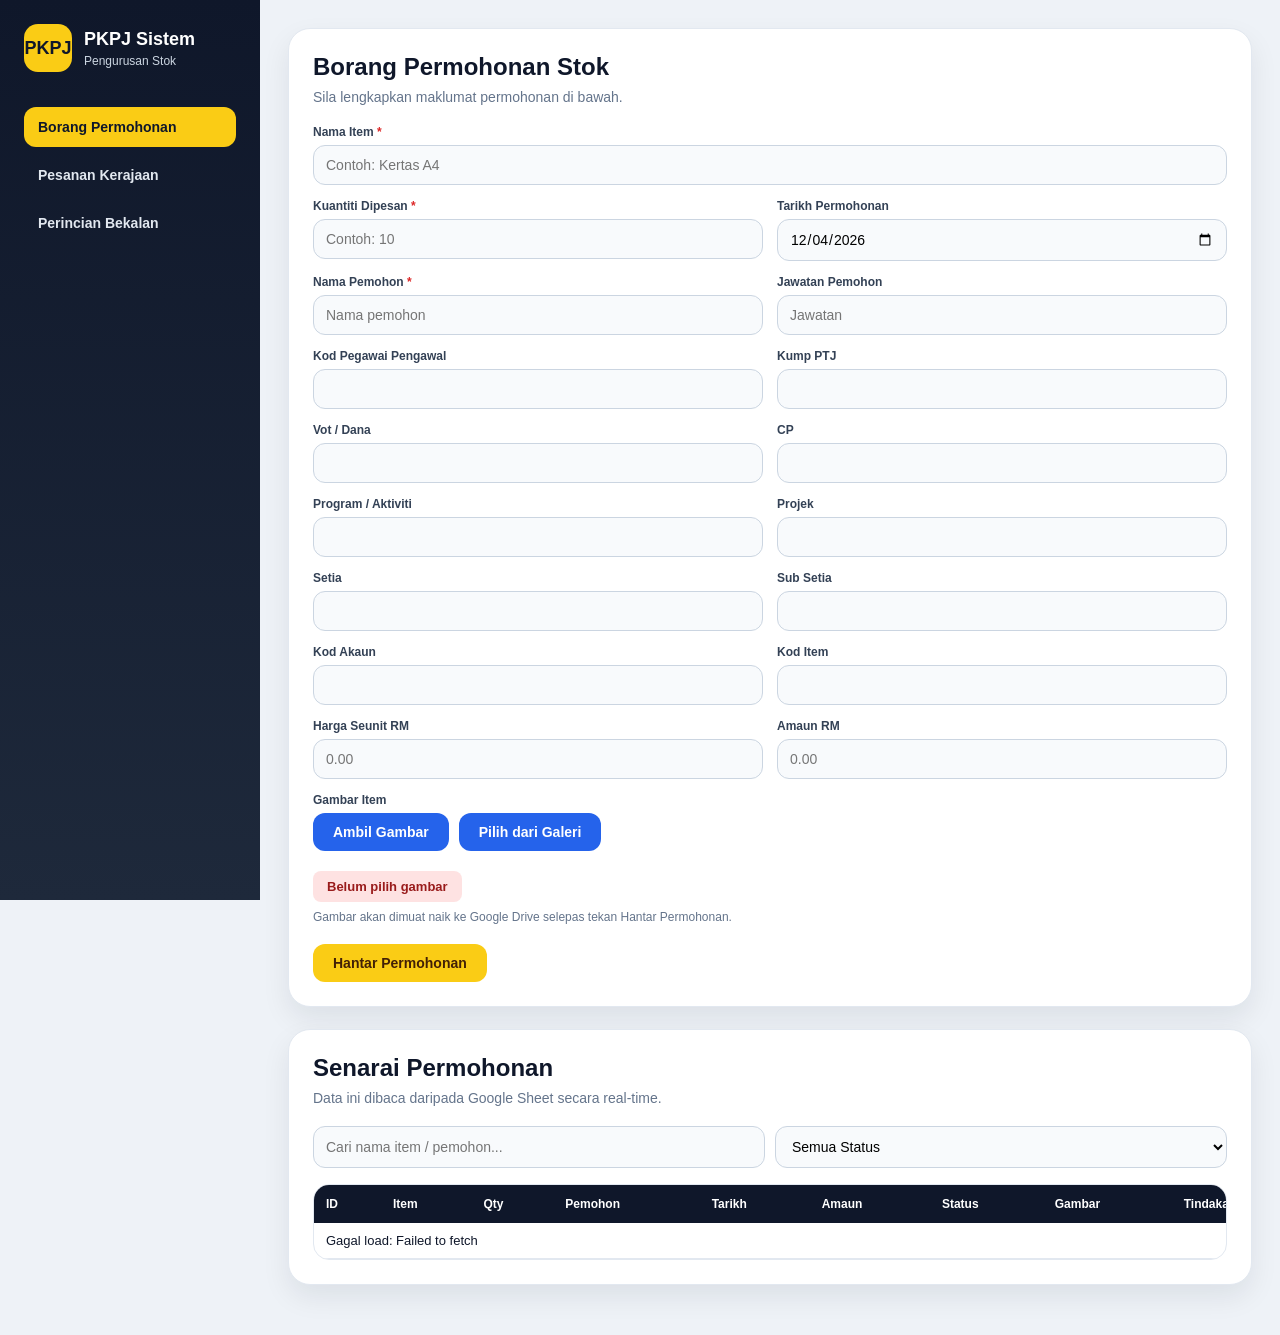
<file: index.html>
<!DOCTYPE html>
<html lang="ms">
<head>
  <meta charset="UTF-8">
  <meta name="viewport" content="width=device-width, initial-scale=1.0">
  <title>Sistem Permohonan Stok PKPJ</title>

  <style>
    * {
      box-sizing: border-box;
    }

    body {
      margin: 0;
      font-family: -apple-system, BlinkMacSystemFont, "Segoe UI", Roboto, sans-serif;
      background: #eef2f7;
      color: #0f172a;
    }

    .app {
      display: flex;
      min-height: 100vh;
    }

    .sidebar {
      width: 260px;
      background: linear-gradient(180deg, #0f172a, #1e293b);
      color: white;
      padding: 24px;
      position: fixed;
      top: 0;
      bottom: 0;
      left: 0;
      overflow-y: auto;
    }

    .brand {
      display: flex;
      gap: 12px;
      align-items: center;
      margin-bottom: 35px;
    }

    .brand-logo {
      width: 48px;
      height: 48px;
      border-radius: 14px;
      background: #facc15;
      color: #0f172a;
      font-weight: bold;
      display: flex;
      align-items: center;
      justify-content: center;
      font-size: 18px;
    }

    .brand h2 {
      margin: 0;
      font-size: 18px;
      color: white;
    }

    .brand p {
      margin: 4px 0 0;
      font-size: 12px;
      color: #cbd5e1;
    }

    .menu a {
      display: block;
      color: #e2e8f0;
      text-decoration: none;
      padding: 12px 14px;
      border-radius: 12px;
      margin-bottom: 8px;
      font-size: 14px;
      font-weight: bold;
      transition: 0.2s;
    }

    .menu a:hover,
    .menu a.active {
      background: #facc15;
      color: #0f172a;
    }

    .main {
      margin-left: 260px;
      padding: 28px;
      width: calc(100% - 260px);
    }

    .card {
      background: white;
      border-radius: 22px;
      padding: 24px;
      margin-bottom: 22px;
      box-shadow: 0 12px 28px rgba(15, 23, 42, 0.08);
      border: 1px solid #e2e8f0;
    }

    .card-header {
      margin-bottom: 20px;
    }

    .card-header h1,
    .card-header h2 {
      margin: 0;
      font-size: 24px;
    }

    .card-header .sub {
      margin: 8px 0 0;
      color: #64748b;
      font-size: 14px;
    }

    .form-grid {
      display: grid;
      grid-template-columns: repeat(2, 1fr);
      gap: 14px;
    }

    .full {
      grid-column: 1 / -1;
    }

    label {
      display: block;
      font-size: 12px;
      font-weight: bold;
      margin-bottom: 6px;
      color: #334155;
    }

    .required {
      color: #dc2626;
    }

    input,
    textarea,
    select {
      width: 100%;
      padding: 11px 12px;
      border: 1px solid #cbd5e1;
      border-radius: 12px;
      font-size: 14px;
      outline: none;
      background: #f8fafc;
      font-family: inherit;
    }

    input:focus,
    textarea:focus,
    select:focus {
      border-color: #facc15;
      box-shadow: 0 0 0 3px rgba(250, 204, 21, 0.25);
      background: white;
    }

    textarea {
      min-height: 80px;
      resize: vertical;
    }

    .form-actions {
      display: flex;
      gap: 10px;
      margin-top: 20px;
      flex-wrap: wrap;
    }

    button {
      border: none;
      cursor: pointer;
      font-weight: bold;
      border-radius: 12px;
      padding: 11px 20px;
      transition: 0.2s;
      font-size: 14px;
    }

    button:hover {
      transform: translateY(-2px);
      box-shadow: 0 8px 16px rgba(0, 0, 0, 0.15);
    }

    .btn-primary {
      background: #facc15;
      color: #422006;
    }

    .btn-camera,
    .btn-gallery {
      background: #2563eb;
      color: white;
    }

    .btn-simpan {
      background: #16a34a;
      color: white;
    }

    .btn-batal {
      background: #e2e8f0;
      color: #0f172a;
    }

    .btn-small {
      padding: 6px 10px;
      font-size: 12px;
      border-radius: 8px;
      margin: 2px;
    }

    .btn-edit {
      background: #2563eb;
      color: white;
    }

    .btn-delete {
      background: #dc2626;
      color: white;
    }

    .gambar-actions {
      display: flex;
      gap: 10px;
      margin-bottom: 12px;
      flex-wrap: wrap;
    }

    .file-input-wrap {
      margin: 12px 0;
    }

    .file-preview {
      max-width: 260px;
      max-height: 260px;
      border-radius: 16px;
      border: 1px solid #cbd5e1;
      margin-top: 12px;
      display: none;
    }

    .upload-status {
      display: inline-block;
      padding: 8px 14px;
      border-radius: 8px;
      font-size: 13px;
      margin-top: 8px;
      border: none;
      cursor: default;
    }

    .upload-status.belum {
      background: #fee2e2;
      color: #991b1b;
    }

    .upload-status.dipilih {
      background: #dcfce7;
      color: #166534;
    }

    .upload-note {
      font-size: 12px;
      color: #64748b;
      margin-top: 8px;
    }

    .table-wrap {
      overflow-x: auto;
      border-radius: 16px;
      border: 1px solid #e2e8f0;
      margin-top: 16px;
    }

    table {
      width: 100%;
      border-collapse: collapse;
      min-width: 1000px;
    }

    thead tr {
      background: #0f172a;
    }

    th {
      color: white;
      font-size: 12px;
      font-weight: bold;
      padding: 12px;
      text-align: left;
    }

    td {
      border-bottom: 1px solid #e2e8f0;
      padding: 10px 12px;
      font-size: 13px;
      vertical-align: middle;
    }

    tbody tr:hover {
      background: #f8fafc;
    }

    .kosong {
      text-align: center;
      color: #94a3b8;
      padding: 24px 12px !important;
    }

    .link-gambar {
      color: #2563eb;
      text-decoration: none;
      font-weight: bold;
    }

    .link-gambar:hover {
      text-decoration: underline;
    }

    .status-badge {
      display: inline-block;
      padding: 4px 8px;
      border-radius: 6px;
      font-size: 11px;
      font-weight: bold;
    }

    .status-badge {
      background: #fef3c7;
      color: #92400e;
    }

    .msg {
      margin-top: 16px;
      padding: 12px 16px;
      border-radius: 8px;
      font-weight: bold;
      display: none;
    }

    .msg:not(:empty) {
      display: block;
      background: #f0fdf4;
      color: #166534;
      border: 1px solid #bbf7d0;
    }

    .table-filter {
      display: flex;
      gap: 10px;
      margin-bottom: 16px;
      flex-wrap: wrap;
    }

    .table-filter input,
    .table-filter select {
      flex: 1;
      min-width: 200px;
    }

    .modal-overlay {
      position: fixed;
      inset: 0;
      background: rgba(15, 23, 42, 0.75);
      display: none;
      align-items: center;
      justify-content: center;
      padding: 20px;
      z-index: 999;
    }

    .modal-overlay.open {
      display: flex;
    }

    .modal-box {
      width: min(600px, 100%);
      background: white;
      border-radius: 22px;
      padding: 24px;
      max-height: 90vh;
      overflow-y: auto;
    }

    .modal-box h3 {
      margin: 0;
      font-size: 20px;
    }

    .modal-box .sub {
      margin: 8px 0 16px;
      color: #64748b;
      font-size: 14px;
    }

    .modal-actions {
      display: flex;
      gap: 10px;
      margin-top: 20px;
      justify-content: flex-end;
    }

    .camera-overlay {
      position: fixed;
      inset: 0;
      background: rgba(15, 23, 42, 0.9);
      display: none;
      align-items: center;
      justify-content: center;
      z-index: 1000;
      padding: 20px;
    }

    .camera-overlay.open {
      display: flex;
    }

    .camera-box {
      width: min(620px, 100%);
      background: white;
      border-radius: 22px;
      padding: 20px;
    }

    .camera-box h3 {
      margin: 0;
      font-size: 18px;
    }

    .camera-box .sub {
      margin: 4px 0 16px;
      color: #64748b;
      font-size: 13px;
    }

    video {
      width: 100%;
      height: auto;
      border-radius: 16px;
      background: #000;
      margin: 12px 0;
      display: block;
    }

    .camera-actions {
      display: flex;
      gap: 10px;
      margin-top: 16px;
    }

    @media (max-width: 900px) {
      .sidebar {
        width: 100%;
        position: relative;
        height: auto;
        padding: 16px;
      }

      .app {
        flex-direction: column;
      }

      .main {
        margin-left: 0;
        width: 100%;
        padding: 16px;
      }

      .form-grid {
        grid-template-columns: 1fr;
      }

      .full {
        grid-column: auto;
      }
    }
  </style>
</head>
<body>

<div class="app">

  <aside class="sidebar">
    <div class="brand">
      <div class="brand-logo">PKPJ</div>
      <div>
        <h2>PKPJ Sistem</h2>
        <p>Pengurusan Stok</p>
      </div>
    </div>

    <nav class="menu">
      <a href="index.html" class="active">Borang Permohonan</a>
      <a href="pesanan.html">Pesanan Kerajaan</a>
      <a href="sebutharga.html">Perincian Bekalan</a>
    </nav>
  </aside>

  <main class="main">

    <section class="card">
      <div class="card-header">
        <h1>Borang Permohonan Stok</h1>
        <p class="sub">Sila lengkapkan maklumat permohonan di bawah.</p>
      </div>

      <div class="form-grid">

        <div class="full">
          <label>Nama Item <span class="required">*</span></label>
          <input id="item_name" type="text" placeholder="Contoh: Kertas A4">
        </div>

        <div>
          <label>Kuantiti Dipesan <span class="required">*</span></label>
          <input id="qty_dipesan" type="number" min="1" oninput="kiraAmaun()" placeholder="Contoh: 10">
        </div>

        <div>
          <label>Tarikh Permohonan</label>
          <input id="pemohon_tarikh" type="date">
        </div>

        <div>
          <label>Nama Pemohon <span class="required">*</span></label>
          <input id="pemohon_nama" type="text" placeholder="Nama pemohon">
        </div>

        <div>
          <label>Jawatan Pemohon</label>
          <input id="pemohon_jawatan" type="text" placeholder="Jawatan">
        </div>

        <div>
          <label>Kod Pegawai Pengawal</label>
          <input id="kod_pegawai_pengawal" type="text">
        </div>

        <div>
          <label>Kump PTJ</label>
          <input id="kump_ptj" type="text">
        </div>

        <div>
          <label>Vot / Dana</label>
          <input id="vot_dana" type="text">
        </div>

        <div>
          <label>CP</label>
          <input id="cp" type="text">
        </div>

        <div>
          <label>Program / Aktiviti</label>
          <input id="program_aktiviti" type="text">
        </div>

        <div>
          <label>Projek</label>
          <input id="projek" type="text">
        </div>

        <div>
          <label>Setia</label>
          <input id="setia" type="text">
        </div>

        <div>
          <label>Sub Setia</label>
          <input id="sub_setia" type="text">
        </div>

        <div>
          <label>Kod Akaun</label>
          <input id="kod_akaun" type="text">
        </div>

        <div>
          <label>Kod Item</label>
          <input id="kod_item" type="text">
        </div>

        <div>
          <label>Harga Seunit RM</label>
          <input id="harga_seunit" type="number" step="0.01" min="0" oninput="kiraAmaun()" placeholder="0.00">
        </div>

        <div>
          <label>Amaun RM</label>
          <input id="amaun" type="text" readonly placeholder="0.00">
        </div>

        <div class="full">
          <label>Gambar Item</label>

          <div class="gambar-actions">
            <button type="button" class="btn-camera" onclick="openCamera()">
              Ambil Gambar
            </button>
            <button type="button" class="btn-gallery" onclick="openGallery()">
              Pilih dari Galeri
            </button>
          </div>

          <div class="file-input-wrap">
            <input id="gambar" type="file" accept="image/*" onchange="previewGambar(event)" style="display:none;">
            <img id="preview" class="file-preview" alt="Pratonton gambar">
          </div>

          <button type="button" id="uploadStatusBtn" class="upload-status belum">
            Belum pilih gambar
          </button>

          <div class="upload-note">
            Gambar akan dimuat naik ke Google Drive selepas tekan Hantar Permohonan.
          </div>
        </div>

      </div>

      <div class="form-actions">
        <button type="button" class="btn-primary" onclick="hantarPermohonan()">
          Hantar Permohonan
        </button>
      </div>

      <div id="msg" class="msg"></div>
    </section>

    <section class="card" id="senarai-section">
      <div class="card-header">
        <h2>Senarai Permohonan</h2>
        <p class="sub">Data ini dibaca daripada Google Sheet secara real-time.</p>
      </div>

      <div class="table-filter">
        <input id="searchInput" type="text" placeholder="Cari nama item / pemohon..." oninput="applyFilter()">
        <select id="statusFilter" onchange="applyFilter()">
          <option value="">Semua Status</option>
          <option value="PENDING">Pending</option>
          <option value="DIKEMASKINI">Dikemaskini</option>
          <option value="DILULUSKAN">Diluluskan</option>
          <option value="DITOLAK">Ditolak</option>
          <option value="DITERIMA">Diterima</option>
        </select>
      </div>

      <div class="table-wrap">
        <table>
          <thead>
            <tr>
              <th>ID</th>
              <th>Item</th>
              <th>Qty</th>
              <th>Pemohon</th>
              <th>Tarikh</th>
              <th>Amaun</th>
              <th>Status</th>
              <th>Gambar</th>
              <th>Tindakan</th>
            </tr>
          </thead>

          <tbody id="list">
            <tr>
              <td colspan="9" class="kosong">Memuatkan senarai permohonan...</td>
            </tr>
          </tbody>
        </table>
      </div>
    </section>

  </main>
</div>

<!-- MODAL EDIT -->
<div class="modal-overlay" id="editModal">
  <div class="modal-box">

    <h3>Edit Permohonan</h3>
    <p class="sub">Kemaskini maklumat permohonan.</p>

    <input type="hidden" id="edit_id">

    <div class="form-grid">

      <div class="full">
        <label>Nama Item</label>
        <input id="edit_item_name" type="text">
      </div>

      <div>
        <label>Kuantiti</label>
        <input id="edit_qty_dipesan" type="number" min="1" oninput="kiraAmaunEdit()">
      </div>

      <div>
        <label>Tarikh Permohonan</label>
        <input id="edit_pemohon_tarikh" type="date">
      </div>

      <div>
        <label>Nama Pemohon</label>
        <input id="edit_pemohon_nama" type="text">
      </div>

      <div>
        <label>Jawatan Pemohon</label>
        <input id="edit_pemohon_jawatan" type="text">
      </div>

      <div>
        <label>Kod Pegawai Pengawal</label>
        <input id="edit_kod_pegawai_pengawal" type="text">
      </div>

      <div>
        <label>Kump PTJ</label>
        <input id="edit_kump_ptj" type="text">
      </div>

      <div>
        <label>Vot / Dana</label>
        <input id="edit_vot_dana" type="text">
      </div>

      <div>
        <label>CP</label>
        <input id="edit_cp" type="text">
      </div>

      <div>
        <label>Program / Aktiviti</label>
        <input id="edit_program_aktiviti" type="text">
      </div>

      <div>
        <label>Projek</label>
        <input id="edit_projek" type="text">
      </div>

      <div>
        <label>Setia</label>
        <input id="edit_setia" type="text">
      </div>

      <div>
        <label>Sub Setia</label>
        <input id="edit_sub_setia" type="text">
      </div>

      <div>
        <label>Kod Akaun</label>
        <input id="edit_kod_akaun" type="text">
      </div>

      <div>
        <label>Kod Item</label>
        <input id="edit_kod_item" type="text">
      </div>

      <div>
        <label>Harga Seunit RM</label>
        <input id="edit_harga_seunit" type="number" step="0.01" min="0" oninput="kiraAmaunEdit()">
      </div>

      <div>
        <label>Amaun RM</label>
        <input id="edit_amaun" type="text" readonly>
      </div>

      <div>
        <label>Status</label>
        <select id="edit_status">
          <option value="PENDING">Pending</option>
          <option value="DIKEMASKINI">Dikemaskini</option>
          <option value="DILULUSKAN">Diluluskan</option>
          <option value="DITOLAK">Ditolak</option>
          <option value="DITERIMA">Diterima</option>
        </select>
      </div>

    </div>

    <div id="editMsg"></div>

    <div class="modal-actions">
      <button type="button" class="btn-batal" onclick="closeEditModal()">Batal</button>
      <button type="button" class="btn-simpan" onclick="simpanEdit()">Simpan Kemaskini</button>
    </div>

  </div>
</div>

<!-- MODAL CAMERA -->
<div class="camera-overlay" id="cameraModal">
  <div class="camera-box">
    <h3>Ambil Gambar Item</h3>
    <p class="sub">Pastikan gambar jelas sebelum tekan Ambil Gambar.</p>

    <video id="cameraPreview" autoplay playsinline></video>

    <canvas id="cameraCanvas" style="display:none;"></canvas>

    <div class="camera-actions">
      <button type="button" class="btn-batal" onclick="closeCamera()">Batal</button>
      <button type="button" class="btn-simpan" onclick="capturePhoto()">Ambil Gambar</button>
    </div>
  </div>
</div>

<script src="app.js?v=2"></script>
</body>
</html>
</file>
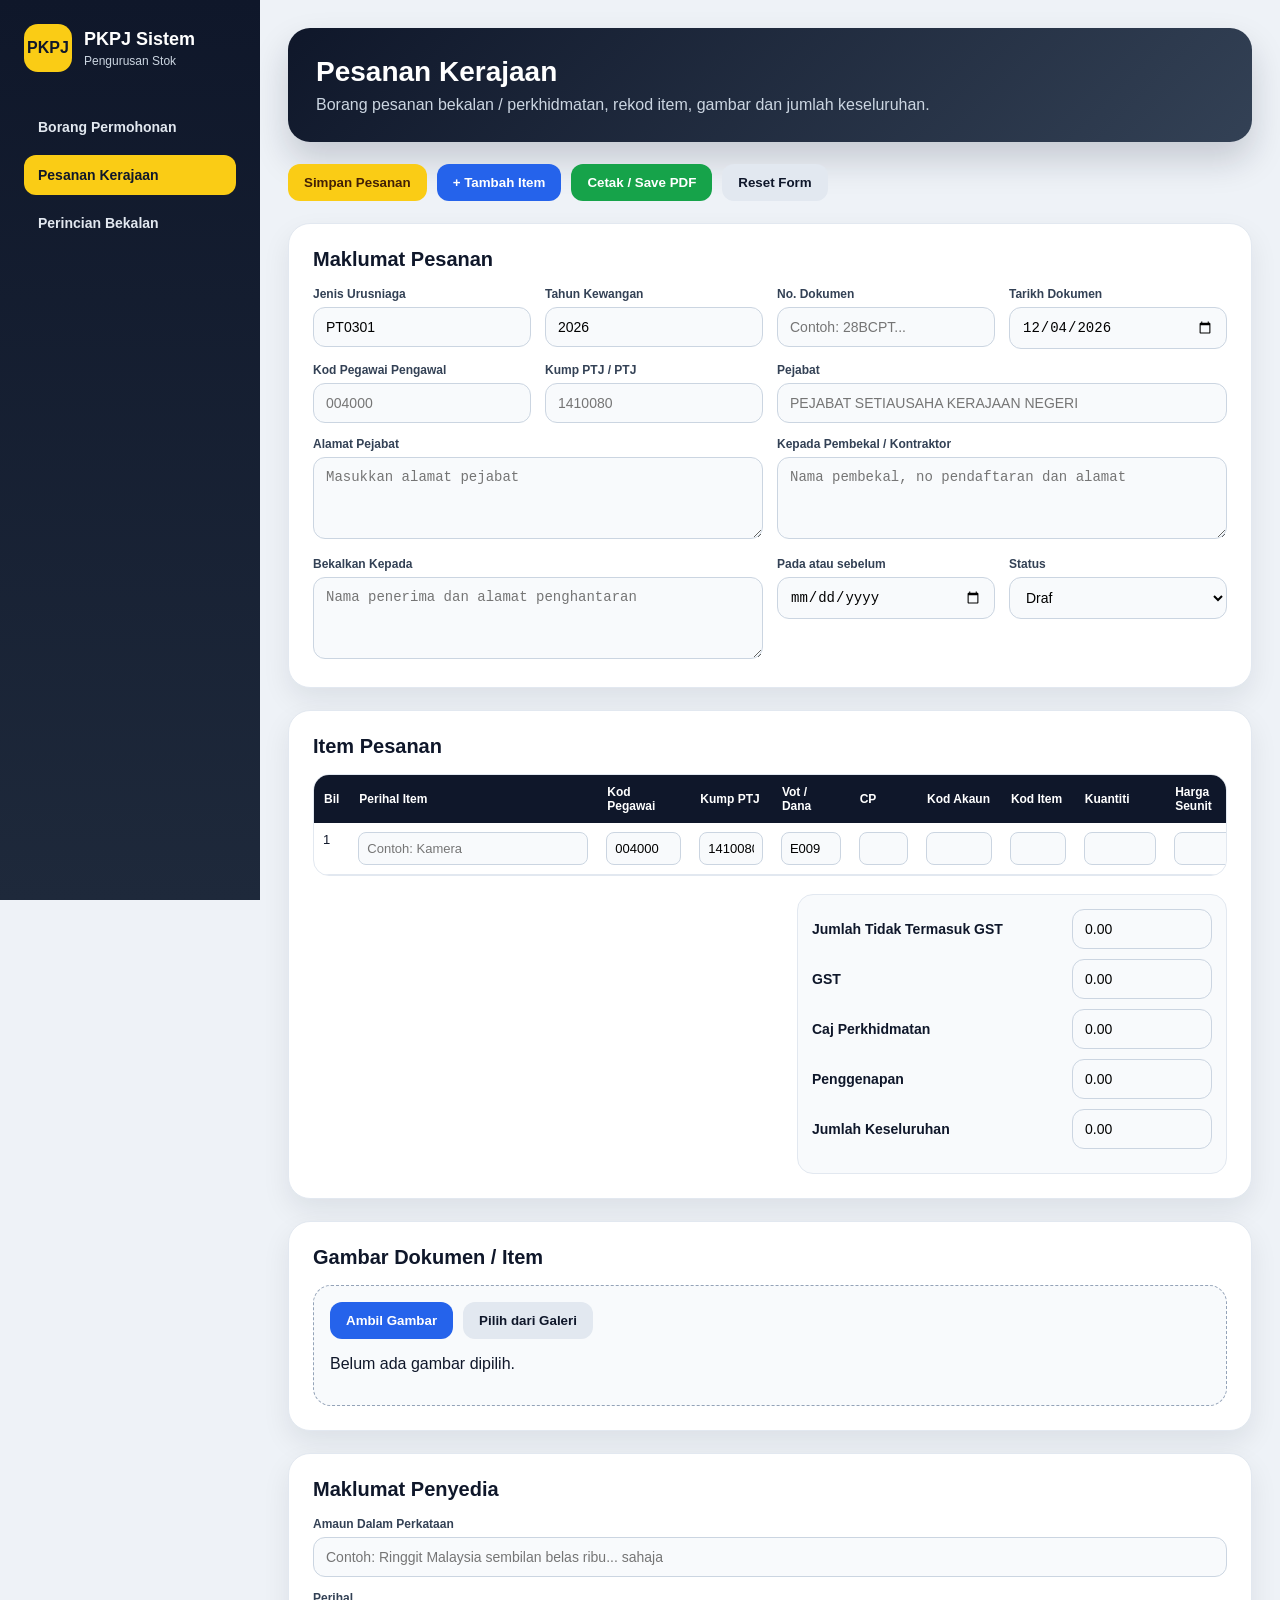
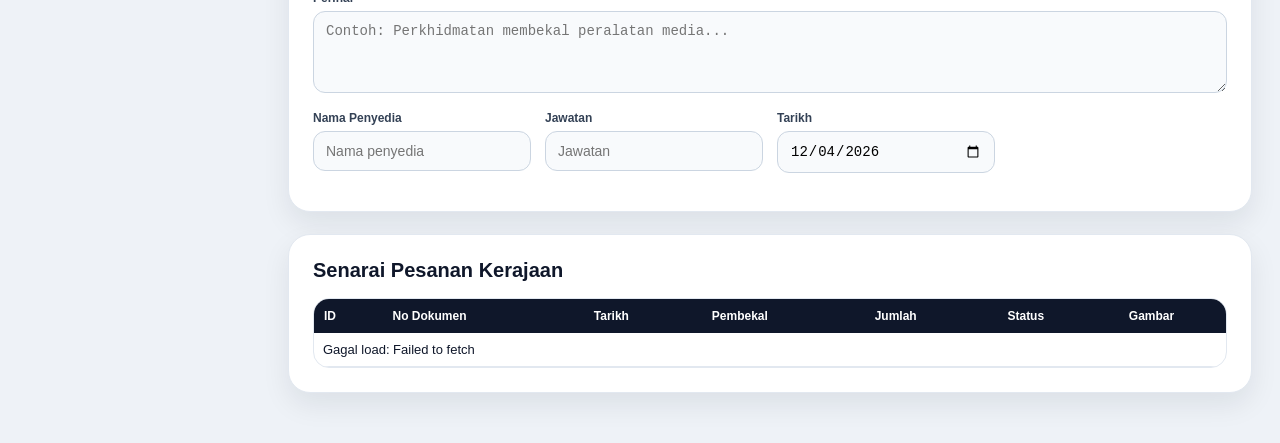
<file: pesanan.html>
<!DOCTYPE html>
<html lang="ms">
<head>
  <meta charset="UTF-8">
  <meta name="viewport" content="width=device-width, initial-scale=1.0">
  <title>Pesanan Kerajaan - PKPJ</title>

  <style>
    * {
      box-sizing: border-box;
    }

    body {
      margin: 0;
      font-family: Arial, sans-serif;
      background: #eef2f7;
      color: #0f172a;
    }

    .app {
      display: flex;
      min-height: 100vh;
    }

    .sidebar {
      width: 260px;
      background: linear-gradient(180deg, #0f172a, #1e293b);
      color: white;
      padding: 24px;
      position: fixed;
      top: 0;
      bottom: 0;
      left: 0;
    }

    .brand {
      display: flex;
      gap: 12px;
      align-items: center;
      margin-bottom: 35px;
    }

    .brand-logo {
      width: 48px;
      height: 48px;
      border-radius: 14px;
      background: #facc15;
      color: #0f172a;
      font-weight: bold;
      display: flex;
      align-items: center;
      justify-content: center;
    }

    .brand h2 {
      margin: 0;
      font-size: 18px;
    }

    .brand p {
      margin: 4px 0 0;
      font-size: 12px;
      color: #cbd5e1;
    }

    .menu a {
      display: block;
      color: #e2e8f0;
      text-decoration: none;
      padding: 12px 14px;
      border-radius: 12px;
      margin-bottom: 8px;
      font-size: 14px;
      font-weight: bold;
    }

    .menu a:hover,
    .menu a.active {
      background: #facc15;
      color: #0f172a;
    }

    .main {
      margin-left: 260px;
      padding: 28px;
      width: calc(100% - 260px);
    }

    .hero {
      background: linear-gradient(135deg, #0f172a, #334155);
      color: white;
      border-radius: 22px;
      padding: 28px;
      margin-bottom: 22px;
      box-shadow: 0 18px 35px rgba(15, 23, 42, 0.18);
    }

    .hero h1 {
      margin: 0;
      font-size: 28px;
    }

    .hero p {
      margin: 8px 0 0;
      color: #cbd5e1;
    }

    .toolbar {
      display: flex;
      gap: 10px;
      flex-wrap: wrap;
      margin-bottom: 22px;
    }

    button {
      border: none;
      cursor: pointer;
      font-weight: bold;
      border-radius: 12px;
      padding: 11px 16px;
      transition: 0.2s;
    }

    button:hover {
      transform: translateY(-1px);
    }

    .btn-primary {
      background: #facc15;
      color: #422006;
    }

    .btn-blue {
      background: #2563eb;
      color: white;
    }

    .btn-green {
      background: #16a34a;
      color: white;
    }

    .btn-red {
      background: #dc2626;
      color: white;
    }

    .btn-gray {
      background: #e2e8f0;
      color: #0f172a;
    }

    .btn-small {
      padding: 7px 10px;
      font-size: 12px;
      border-radius: 8px;
      margin: 2px;
    }

    .card {
      background: white;
      border-radius: 22px;
      padding: 24px;
      margin-bottom: 22px;
      box-shadow: 0 12px 28px rgba(15, 23, 42, 0.08);
      border: 1px solid #e2e8f0;
    }

    .card h2 {
      margin: 0 0 16px;
      font-size: 20px;
    }

    .form-grid {
      display: grid;
      grid-template-columns: repeat(4, 1fr);
      gap: 14px;
    }

    .full {
      grid-column: 1 / -1;
    }

    .half {
      grid-column: span 2;
    }

    label {
      display: block;
      font-size: 12px;
      font-weight: bold;
      margin-bottom: 6px;
      color: #334155;
    }

    input,
    textarea,
    select {
      width: 100%;
      padding: 11px 12px;
      border: 1px solid #cbd5e1;
      border-radius: 12px;
      font-size: 14px;
      outline: none;
      background: #f8fafc;
    }

    input:focus,
    textarea:focus,
    select:focus {
      border-color: #facc15;
      box-shadow: 0 0 0 3px rgba(250, 204, 21, 0.25);
      background: white;
    }

    textarea {
      min-height: 82px;
      resize: vertical;
    }

    .table-wrap {
      overflow-x: auto;
      border-radius: 16px;
      border: 1px solid #e2e8f0;
    }

    table {
      width: 100%;
      border-collapse: collapse;
      min-width: 1100px;
    }

    th {
      background: #0f172a;
      color: white;
      font-size: 12px;
      padding: 10px;
      text-align: left;
    }

    td {
      border-bottom: 1px solid #e2e8f0;
      padding: 9px;
      font-size: 13px;
      vertical-align: top;
    }

    td input {
      padding: 8px;
      border-radius: 8px;
      font-size: 13px;
    }

    .item-desc {
      min-width: 230px;
    }

    .total-box {
      max-width: 430px;
      margin-left: auto;
      margin-top: 18px;
      background: #f8fafc;
      border-radius: 16px;
      padding: 14px;
      border: 1px solid #e2e8f0;
    }

    .total-row {
      display: grid;
      grid-template-columns: 1fr 140px;
      align-items: center;
      gap: 10px;
      margin-bottom: 10px;
    }

    .total-row b {
      font-size: 14px;
    }

    .gambar-box {
      border: 1px dashed #94a3b8;
      border-radius: 18px;
      padding: 16px;
      background: #f8fafc;
    }

    .gambar-actions {
      display: flex;
      flex-wrap: wrap;
      gap: 10px;
      margin-bottom: 12px;
    }

    .preview {
      max-width: 260px;
      border-radius: 16px;
      display: none;
      border: 1px solid #cbd5e1;
      margin-top: 12px;
    }

    .msg {
      margin-top: 14px;
      font-weight: bold;
    }

    .status {
      display: inline-block;
      padding: 5px 9px;
      border-radius: 999px;
      background: #fef3c7;
      color: #92400e;
      font-size: 11px;
      font-weight: bold;
    }

    .link-gambar {
      color: #2563eb;
      font-weight: bold;
      text-decoration: none;
    }

    .camera-overlay {
      position: fixed;
      inset: 0;
      background: rgba(15, 23, 42, 0.75);
      display: none;
      align-items: center;
      justify-content: center;
      padding: 20px;
      z-index: 999;
    }

    .camera-overlay.open {
      display: flex;
    }

    .camera-box {
      width: min(620px, 100%);
      background: white;
      border-radius: 22px;
      padding: 20px;
    }

    video {
      width: 100%;
      border-radius: 16px;
      background: #000;
      margin: 12px 0;
    }

    @media (max-width: 900px) {
      .sidebar {
        position: relative;
        width: 100%;
        height: auto;
      }

      .app {
        display: block;
      }

      .main {
        margin-left: 0;
        width: 100%;
        padding: 18px;
      }

      .form-grid {
        grid-template-columns: 1fr;
      }

      .half {
        grid-column: 1 / -1;
      }
    }

    @media print {
      .sidebar,
      .toolbar,
      .gambar-box,
      .list-card,
      .no-print {
        display: none !important;
      }

      .main {
        margin-left: 0;
        width: 100%;
        padding: 0;
      }

      body {
        background: white;
      }

      .card,
      .hero {
        box-shadow: none;
        border: 1px solid #111;
      }

      input,
      textarea,
      select {
        border: none;
        background: white;
      }
    }
  </style>
</head>

<body>

<div class="app">

  <aside class="sidebar">
    <div class="brand">
      <div class="brand-logo">PKPJ</div>
      <div>
        <h2>PKPJ Sistem</h2>
        <p>Pengurusan Stok</p>
      </div>
    </div>

    <nav class="menu">
      <a href="index.html">Borang Permohonan</a>
      <a href="pesanan.html" class="active">Pesanan Kerajaan</a>
      <a href="sebutharga.html">Perincian Bekalan</a>
    </nav>
  </aside>

  <main class="main">

    <section class="hero">
      <h1>Pesanan Kerajaan</h1>
      <p>Borang pesanan bekalan / perkhidmatan, rekod item, gambar dan jumlah keseluruhan.</p>
    </section>

    <div class="toolbar">
      <button class="btn-primary" onclick="simpanPesanan()">Simpan Pesanan</button>
      <button class="btn-blue" onclick="tambahItem()">+ Tambah Item</button>
      <button class="btn-green" onclick="window.print()">Cetak / Save PDF</button>
      <button class="btn-gray" onclick="resetForm()">Reset Form</button>
    </div>

    <section class="card">
      <h2>Maklumat Pesanan</h2>

      <input type="hidden" id="edit_id">

      <div class="form-grid">
        <div>
          <label>Jenis Urusniaga</label>
          <input id="jenis_urusniaga" value="PT0301">
        </div>

        <div>
          <label>Tahun Kewangan</label>
          <input id="tahun_kewangan" value="2026">
        </div>

        <div>
          <label>No. Dokumen</label>
          <input id="no_dokumen" placeholder="Contoh: 28BCPT...">
        </div>

        <div>
          <label>Tarikh Dokumen</label>
          <input id="tarikh_dokumen" type="date">
        </div>

        <div>
          <label>Kod Pegawai Pengawal</label>
          <input id="kod_pegawai_pengawal" placeholder="004000">
        </div>

        <div>
          <label>Kump PTJ / PTJ</label>
          <input id="kump_ptj" placeholder="1410080">
        </div>

        <div class="half">
          <label>Pejabat</label>
          <input id="pejabat" placeholder="PEJABAT SETIAUSAHA KERAJAAN NEGERI">
        </div>

        <div class="half">
          <label>Alamat Pejabat</label>
          <textarea id="alamat_pejabat" placeholder="Masukkan alamat pejabat"></textarea>
        </div>

        <div class="half">
          <label>Kepada Pembekal / Kontraktor</label>
          <textarea id="pembekal" placeholder="Nama pembekal, no pendaftaran dan alamat"></textarea>
        </div>

        <div class="half">
          <label>Bekalkan Kepada</label>
          <textarea id="alamat_penghantaran" placeholder="Nama penerima dan alamat penghantaran"></textarea>
        </div>

        <div>
          <label>Pada atau sebelum</label>
          <input id="tarikh_bekal" type="date">
        </div>

        <div>
          <label>Status</label>
          <select id="status">
            <option value="DRAF">Draf</option>
            <option value="DIHANTAR">Dihantar</option>
            <option value="DILULUSKAN">Diluluskan</option>
            <option value="DITOLAK">Ditolak</option>
          </select>
        </div>
      </div>
    </section>

    <section class="card">
      <h2>Item Pesanan</h2>

      <div class="table-wrap">
        <table id="itemTable">
          <thead>
            <tr>
              <th>Bil</th>
              <th>Perihal Item</th>
              <th>Kod Pegawai</th>
              <th>Kump PTJ</th>
              <th>Vot / Dana</th>
              <th>CP</th>
              <th>Kod Akaun</th>
              <th>Kod Item</th>
              <th>Kuantiti</th>
              <th>Harga Seunit</th>
              <th>Amaun</th>
              <th>Aksi</th>
            </tr>
          </thead>

          <tbody id="itemBody">
            <tr>
              <td>1</td>
              <td><input class="item-desc" placeholder="Contoh: Kamera"></td>
              <td><input value="004000"></td>
              <td><input value="1410080"></td>
              <td><input value="E009"></td>
              <td><input></td>
              <td><input></td>
              <td><input></td>
              <td><input type="number" min="0" oninput="kiraJumlah()"></td>
              <td><input type="number" min="0" step="0.01" oninput="kiraJumlah()"></td>
              <td><input readonly></td>
              <td>
                <button class="btn-small btn-red" onclick="padamItem(this)">Delete</button>
              </td>
            </tr>
          </tbody>
        </table>
      </div>

      <div class="total-box">
        <div class="total-row">
          <b>Jumlah Tidak Termasuk GST</b>
          <input id="jumlah" readonly value="0.00">
        </div>

        <div class="total-row">
          <b>GST</b>
          <input id="gst" value="0.00" oninput="kiraJumlahAkhir()">
        </div>

        <div class="total-row">
          <b>Caj Perkhidmatan</b>
          <input id="caj" value="0.00" oninput="kiraJumlahAkhir()">
        </div>

        <div class="total-row">
          <b>Penggenapan</b>
          <input id="penggenapan" value="0.00" oninput="kiraJumlahAkhir()">
        </div>

        <div class="total-row">
          <b>Jumlah Keseluruhan</b>
          <input id="jumlah_keseluruhan" readonly value="0.00">
        </div>
      </div>
    </section>

    <section class="card">
      <h2>Gambar Dokumen / Item</h2>

      <div class="gambar-box">
        <div class="gambar-actions">
          <button class="btn-blue" type="button" onclick="openCamera()">Ambil Gambar</button>
          <button class="btn-gray" type="button" onclick="openGallery()">Pilih dari Galeri</button>
        </div>

        <input id="gambar" type="file" accept="image/*" style="display:none;" onchange="previewGambar(event)">
        <img id="preview" class="preview" alt="Preview gambar">
        <p id="uploadStatus">Belum ada gambar dipilih.</p>
      </div>
    </section>

    <section class="card">
      <h2>Maklumat Penyedia</h2>

      <div class="form-grid">
        <div class="full">
          <label>Amaun Dalam Perkataan</label>
          <input id="amaun_perkataan" placeholder="Contoh: Ringgit Malaysia sembilan belas ribu... sahaja">
        </div>

        <div class="full">
          <label>Perihal</label>
          <textarea id="perihal" placeholder="Contoh: Perkhidmatan membekal peralatan media..."></textarea>
        </div>

        <div>
          <label>Nama Penyedia</label>
          <input id="penyedia" placeholder="Nama penyedia">
        </div>

        <div>
          <label>Jawatan</label>
          <input id="penyedia_jawatan" placeholder="Jawatan">
        </div>

        <div>
          <label>Tarikh</label>
          <input id="penyedia_tarikh" type="date">
        </div>
      </div>

      <div id="msg" class="msg"></div>
    </section>

    <section class="card list-card">
      <h2>Senarai Pesanan Kerajaan</h2>

      <div class="table-wrap">
        <table>
          <thead>
            <tr>
              <th>ID</th>
              <th>No Dokumen</th>
              <th>Tarikh</th>
              <th>Pembekal</th>
              <th>Jumlah</th>
              <th>Status</th>
              <th>Gambar</th>
              <th>Tindakan</th>
            </tr>
          </thead>

          <tbody id="senaraiPesanan">
            <tr>
              <td colspan="8">Memuatkan data...</td>
            </tr>
          </tbody>
        </table>
      </div>
    </section>

  </main>
</div>

<div class="camera-overlay" id="cameraModal">
  <div class="camera-box">
    <h3>Ambil Gambar</h3>
    <p>Pastikan gambar jelas sebelum tekan Ambil.</p>

    <video id="cameraPreview" autoplay playsinline></video>
    <canvas id="cameraCanvas" style="display:none;"></canvas>

    <div class="toolbar">
      <button class="btn-gray" onclick="closeCamera()">Batal</button>
      <button class="btn-primary" onclick="capturePhoto()">Ambil</button>
    </div>
  </div>
</div>

<script>
  const APPS_SCRIPT_URL = "https://script.google.com/macros/s/AKfycbyLsu4ZUtYEO5lhbKWW-VVPEaxvAKlOuAz5X7XppNHdX0lBHoh9273DdBMGNTbrcM4I/exec";
  const SHEET_SECRET = "pkpj-secret-123";

  let allPesanan = [];
  let cameraStream = null;

  document.addEventListener("DOMContentLoaded", function () {
    setToday("tarikh_dokumen");
    setToday("penyedia_tarikh");
    loadPesanan();
  });

  function setToday(id) {
    const el = document.getElementById(id);
    if (el) el.valueAsDate = new Date();
  }

  function getValue(id) {
    const el = document.getElementById(id);
    return el ? el.value : "";
  }

  function setMsg(text, color) {
    const el = document.getElementById("msg");
    if (!el) return;

    el.innerText = text;
    el.style.color = color;
  }

  function setField(id, value) {
    const el = document.getElementById(id);
    if (el) el.value = value || "";
  }

  function tambahItem() {
    const tbody = document.getElementById("itemBody");
    const bil = tbody.children.length + 1;

    const tr = document.createElement("tr");
    tr.innerHTML = `
      <td>${bil}</td>
      <td><input class="item-desc" placeholder="Perihal item"></td>
      <td><input value="004000"></td>
      <td><input value="1410080"></td>
      <td><input value="E009"></td>
      <td><input></td>
      <td><input></td>
      <td><input></td>
      <td><input type="number" min="0" oninput="kiraJumlah()"></td>
      <td><input type="number" min="0" step="0.01" oninput="kiraJumlah()"></td>
      <td><input readonly></td>
      <td><button class="btn-small btn-red" onclick="padamItem(this)">Delete</button></td>
    `;

    tbody.appendChild(tr);
  }

  function padamItem(button) {
    const tbody = document.getElementById("itemBody");
    button.closest("tr").remove();

    if (tbody.children.length === 0) {
      tambahItem();
    }

    susunBil();
    kiraJumlah();
  }

  function susunBil() {
    document.querySelectorAll("#itemBody tr").forEach(function (row, index) {
      row.children[0].innerText = index + 1;
    });
  }

  function kiraJumlah() {
    let total = 0;

    document.querySelectorAll("#itemBody tr").forEach(function (row) {
      const qty = Number(row.children[8].querySelector("input").value) || 0;
      const harga = Number(row.children[9].querySelector("input").value) || 0;
      const amaun = qty * harga;

      row.children[10].querySelector("input").value = amaun.toFixed(2);
      total += amaun;
    });

    document.getElementById("jumlah").value = total.toFixed(2);
    kiraJumlahAkhir();
  }

  function kiraJumlahAkhir() {
    const jumlah = Number(getValue("jumlah")) || 0;
    const gst = Number(getValue("gst")) || 0;
    const caj = Number(getValue("caj")) || 0;
    const penggenapan = Number(getValue("penggenapan")) || 0;

    document.getElementById("jumlah_keseluruhan").value =
      (jumlah + gst + caj + penggenapan).toFixed(2);
  }

  function collectItems() {
    const items = [];

    document.querySelectorAll("#itemBody tr").forEach(function (row) {
      const inputs = row.querySelectorAll("input");

      const item = {
        perihal: inputs[0].value,
        kod_pegawai_pengawal: inputs[1].value,
        kump_ptj: inputs[2].value,
        vot_dana: inputs[3].value,
        cp: inputs[4].value,
        kod_akaun: inputs[5].value,
        kod_item: inputs[6].value,
        kuantiti: inputs[7].value,
        harga_seunit: inputs[8].value,
        amaun: inputs[9].value
      };

      if (item.perihal || item.kuantiti) {
        items.push(item);
      }
    });

    return items;
  }

  function fileToBase64(file) {
    return new Promise(function (resolve, reject) {
      if (!file) {
        resolve({});
        return;
      }

      const reader = new FileReader();

      reader.onload = function () {
        const result = String(reader.result || "");
        const base64 = result.includes(",") ? result.split(",")[1] : result;

        resolve({
          gambar_filename: file.name,
          gambar_mime: file.type,
          gambar_base64: base64
        });
      };

      reader.onerror = function () {
        reject(new Error("Gagal baca gambar."));
      };

      reader.readAsDataURL(file);
    });
  }

  async function simpanPesanan() {
    const items = collectItems();

    if (!getValue("no_dokumen")) {
      setMsg("Sila isi No. Dokumen.", "#dc2626");
      return;
    }

    if (items.length === 0) {
      setMsg("Sila isi sekurang-kurangnya satu item.", "#dc2626");
      return;
    }

    const gambarFile = document.getElementById("gambar").files[0];

    try {
      setMsg("Sedang simpan pesanan...", "#2563eb");

      const gambarData = await fileToBase64(gambarFile);
      const editId = getValue("edit_id");

      const payload = {
        secret: SHEET_SECRET,
        action: editId ? "pesanan_update" : "pesanan_create",
        id: editId,

        jenis_urusniaga: getValue("jenis_urusniaga"),
        tahun_kewangan: getValue("tahun_kewangan"),
        no_dokumen: getValue("no_dokumen"),
        tarikh_dokumen: getValue("tarikh_dokumen"),
        kod_pegawai_pengawal: getValue("kod_pegawai_pengawal"),
        kump_ptj: getValue("kump_ptj"),
        pejabat: getValue("pejabat"),
        alamat_pejabat: getValue("alamat_pejabat"),
        pembekal: getValue("pembekal"),
        alamat_penghantaran: getValue("alamat_penghantaran"),
        tarikh_bekal: getValue("tarikh_bekal"),
        items: items,
        jumlah: getValue("jumlah"),
        gst: getValue("gst"),
        caj: getValue("caj"),
        penggenapan: getValue("penggenapan"),
        jumlah_keseluruhan: getValue("jumlah_keseluruhan"),
        amaun_perkataan: getValue("amaun_perkataan"),
        perihal: getValue("perihal"),
        penyedia: getValue("penyedia"),
        penyedia_jawatan: getValue("penyedia_jawatan"),
        penyedia_tarikh: getValue("penyedia_tarikh"),
        status: getValue("status"),

        ...gambarData
      };

      const res = await fetch(APPS_SCRIPT_URL, {
        method: "POST",
        headers: {
          "Content-Type": "text/plain;charset=utf-8"
        },
        body: JSON.stringify(payload)
      });

      const result = await res.json();

      if (!result.ok) {
        throw new Error(result.error || "Gagal simpan pesanan.");
      }

      setMsg(editId ? "Pesanan berjaya dikemaskini." : "Pesanan berjaya disimpan.", "#16a34a");

      if (gambarFile) {
        document.getElementById("uploadStatus").innerText =
          "Gambar berjaya dihantar ke Google Drive.";
      }

      resetForm(false);
      loadPesanan();

    } catch (err) {
      setMsg("Gagal: " + err.message, "#dc2626");
    }
  }

  async function loadPesanan() {
    const tbody = document.getElementById("senaraiPesanan");

    try {
      const url = `${APPS_SCRIPT_URL}?secret=${encodeURIComponent(SHEET_SECRET)}&action=pesanan_list`;
      const res = await fetch(url);
      const result = await res.json();

      if (!result.ok) {
        throw new Error(result.error || "Gagal baca pesanan.");
      }

      allPesanan = result.data || [];

      if (!allPesanan.length) {
        tbody.innerHTML = `<tr><td colspan="8">Tiada pesanan direkodkan.</td></tr>`;
        return;
      }

      tbody.innerHTML = allPesanan.map(function (d) {
        const gambar = d.gambar
          ? `<a class="link-gambar" href="${escapeHtml(d.gambar)}" target="_blank">Lihat</a>`
          : "-";

        return `
          <tr>
            <td>${escapeHtml(d.id)}</td>
            <td>${escapeHtml(d.no_dokumen)}</td>
            <td>${formatDate(d.tarikh_dokumen)}</td>
            <td>${escapeHtml(shortText(d.pembekal, 45))}</td>
            <td>RM ${escapeHtml(d.jumlah_keseluruhan || "0.00")}</td>
            <td><span class="status">${escapeHtml(d.status || "DRAF")}</span></td>
            <td>${gambar}</td>
            <td>
              <button class="btn-small btn-blue" onclick="editPesanan('${escapeHtml(d.id)}')">Edit</button>
              <button class="btn-small btn-red" onclick="deletePesanan('${escapeHtml(d.id)}')">Delete</button>
            </td>
          </tr>
        `;
      }).join("");

    } catch (err) {
      tbody.innerHTML = `<tr><td colspan="8">Gagal load: ${escapeHtml(err.message)}</td></tr>`;
    }
  }

  function editPesanan(id) {
    const d = allPesanan.find(function (x) {
      return String(x.id) === String(id);
    });

    if (!d) {
      alert("Data tidak dijumpai.");
      return;
    }

    setField("edit_id", d.id);
    setField("jenis_urusniaga", d.jenis_urusniaga);
    setField("tahun_kewangan", d.tahun_kewangan);
    setField("no_dokumen", d.no_dokumen);
    setField("tarikh_dokumen", toInputDate(d.tarikh_dokumen));
    setField("kod_pegawai_pengawal", d.kod_pegawai_pengawal);
    setField("kump_ptj", d.kump_ptj);
    setField("pejabat", d.pejabat);
    setField("alamat_pejabat", d.alamat_pejabat);
    setField("pembekal", d.pembekal);
    setField("alamat_penghantaran", d.alamat_penghantaran);
    setField("tarikh_bekal", toInputDate(d.tarikh_bekal));
    setField("jumlah", d.jumlah);
    setField("gst", d.gst);
    setField("caj", d.caj);
    setField("penggenapan", d.penggenapan);
    setField("jumlah_keseluruhan", d.jumlah_keseluruhan);
    setField("amaun_perkataan", d.amaun_perkataan);
    setField("perihal", d.perihal);
    setField("penyedia", d.penyedia);
    setField("penyedia_jawatan", d.penyedia_jawatan);
    setField("penyedia_tarikh", toInputDate(d.penyedia_tarikh));
    setField("status", d.status || "DRAF");

    loadItemsToTable(d.items || []);

    if (d.gambar) {
      document.getElementById("uploadStatus").innerHTML =
        `Gambar sedia ada: <a href="${escapeHtml(d.gambar)}" target="_blank">Lihat gambar</a>`;
    } else {
      document.getElementById("uploadStatus").innerText = "Tiada gambar sedia ada.";
    }

    setMsg("Mode edit: kemaskini pesanan ID " + id, "#2563eb");
    window.scrollTo({ top: 0, behavior: "smooth" });
  }

  function loadItemsToTable(items) {
    const tbody = document.getElementById("itemBody");
    tbody.innerHTML = "";

    if (!items.length) {
      tambahItem();
      return;
    }

    items.forEach(function (item, index) {
      const tr = document.createElement("tr");

      tr.innerHTML = `
        <td>${index + 1}</td>
        <td><input class="item-desc" value="${escapeHtml(item.perihal || "")}"></td>
        <td><input value="${escapeHtml(item.kod_pegawai_pengawal || "")}"></td>
        <td><input value="${escapeHtml(item.kump_ptj || "")}"></td>
        <td><input value="${escapeHtml(item.vot_dana || "")}"></td>
        <td><input value="${escapeHtml(item.cp || "")}"></td>
        <td><input value="${escapeHtml(item.kod_akaun || "")}"></td>
        <td><input value="${escapeHtml(item.kod_item || "")}"></td>
        <td><input type="number" min="0" oninput="kiraJumlah()" value="${escapeHtml(item.kuantiti || "")}"></td>
        <td><input type="number" min="0" step="0.01" oninput="kiraJumlah()" value="${escapeHtml(item.harga_seunit || "")}"></td>
        <td><input readonly value="${escapeHtml(item.amaun || "")}"></td>
        <td><button class="btn-small btn-red" onclick="padamItem(this)">Delete</button></td>
      `;

      tbody.appendChild(tr);
    });

    kiraJumlah();
  }

  async function deletePesanan(id) {
    if (!confirm("Padam pesanan ini?")) return;

    try {
      const res = await fetch(APPS_SCRIPT_URL, {
        method: "POST",
        headers: {
          "Content-Type": "text/plain;charset=utf-8"
        },
        body: JSON.stringify({
          secret: SHEET_SECRET,
          action: "pesanan_delete",
          id: id
        })
      });

      const result = await res.json();

      if (!result.ok) {
        throw new Error(result.error || "Gagal delete.");
      }

      loadPesanan();

    } catch (err) {
      alert("Gagal delete: " + err.message);
    }
  }

  function resetForm(clearMessage = true) {
    document.querySelectorAll("input, textarea, select").forEach(function (el) {
      if (el.id !== "jenis_urusniaga" && el.id !== "tahun_kewangan") {
        el.value = "";
      }
    });

    document.getElementById("jenis_urusniaga").value = "PT0301";
    document.getElementById("tahun_kewangan").value = "2026";
    document.getElementById("gst").value = "0.00";
    document.getElementById("caj").value = "0.00";
    document.getElementById("penggenapan").value = "0.00";
    document.getElementById("jumlah").value = "0.00";
    document.getElementById("jumlah_keseluruhan").value = "0.00";
    document.getElementById("status").value = "DRAF";

    document.getElementById("itemBody").innerHTML = "";
    tambahItem();

    const preview = document.getElementById("preview");
    preview.style.display = "none";
    preview.src = "";

    const gambar = document.getElementById("gambar");
    gambar.value = "";

    document.getElementById("uploadStatus").innerText = "Belum ada gambar dipilih.";

    setToday("tarikh_dokumen");
    setToday("penyedia_tarikh");

    if (clearMessage) {
      setMsg("", "#0f172a");
    }
  }

  async function openCamera() {
    const modal = document.getElementById("cameraModal");
    const video = document.getElementById("cameraPreview");

    if (!navigator.mediaDevices || !navigator.mediaDevices.getUserMedia) {
      alert("Browser tidak support kamera. Cuba guna Chrome atau pilih dari galeri.");
      return;
    }

    try {
      modal.classList.add("open");

      cameraStream = await navigator.mediaDevices.getUserMedia({
        video: { facingMode: "environment" },
        audio: false
      });

      video.srcObject = cameraStream;

    } catch (err) {
      alert("Kamera tidak dapat dibuka. Pastikan permission camera Allow.");
      closeCamera();
    }
  }

  function closeCamera() {
    const modal = document.getElementById("cameraModal");
    const video = document.getElementById("cameraPreview");

    if (cameraStream) {
      cameraStream.getTracks().forEach(function (track) {
        track.stop();
      });
    }

    cameraStream = null;

    if (video) {
      video.srcObject = null;
    }

    if (modal) {
      modal.classList.remove("open");
    }
  }

  function capturePhoto() {
    const video = document.getElementById("cameraPreview");
    const canvas = document.getElementById("cameraCanvas");
    const input = document.getElementById("gambar");
    const preview = document.getElementById("preview");

    if (!video.videoWidth || !video.videoHeight) {
      alert("Kamera belum ready. Tunggu sekejap.");
      return;
    }

    canvas.width = video.videoWidth;
    canvas.height = video.videoHeight;

    const ctx = canvas.getContext("2d");
    ctx.drawImage(video, 0, 0, canvas.width, canvas.height);

    canvas.toBlob(function (blob) {
      if (!blob) {
        alert("Gagal ambil gambar.");
        return;
      }

      const file = new File([blob], "gambar-pesanan.jpg", {
        type: "image/jpeg"
      });

      const dataTransfer = new DataTransfer();
      dataTransfer.items.add(file);
      input.files = dataTransfer.files;

      preview.src = URL.createObjectURL(file);
      preview.style.display = "block";

      document.getElementById("uploadStatus").innerText =
        "Gambar sudah diambil. Klik Simpan Pesanan untuk hantar ke Google Drive.";

      closeCamera();
    }, "image/jpeg", 0.85);
  }

  function openGallery() {
    document.getElementById("gambar").click();
  }

  function previewGambar(event) {
    const file = event.target.files[0];
    const preview = document.getElementById("preview");

    if (!file) return;

    preview.src = URL.createObjectURL(file);
    preview.style.display = "block";

    document.getElementById("uploadStatus").innerText =
      "Gambar sudah dipilih. Klik Simpan Pesanan untuk hantar ke Google Drive.";
  }

  function toInputDate(value) {
    if (!value) return "";

    try {
      const d = new Date(value);
      if (isNaN(d.getTime())) return String(value).slice(0, 10);
      return d.toISOString().slice(0, 10);
    } catch {
      return "";
    }
  }

  function formatDate(value) {
    if (!value) return "-";

    try {
      const d = new Date(value);
      if (isNaN(d.getTime())) return escapeHtml(value);
      return d.toLocaleDateString("ms-MY");
    } catch {
      return escapeHtml(value);
    }
  }

  function shortText(value, max) {
    const text = String(value || "");
    if (text.length <= max) return text;
    return text.slice(0, max) + "...";
  }

  function escapeHtml(value) {
    return String(value ?? "").replace(/[&<>'"]/g, function (char) {
      return {
        "&": "&amp;",
        "<": "&lt;",
        ">": "&gt;",
        "'": "&#039;",
        '"': "&quot;"
      }[char];
    });
  }
</script>

</body>
</html>
</file>
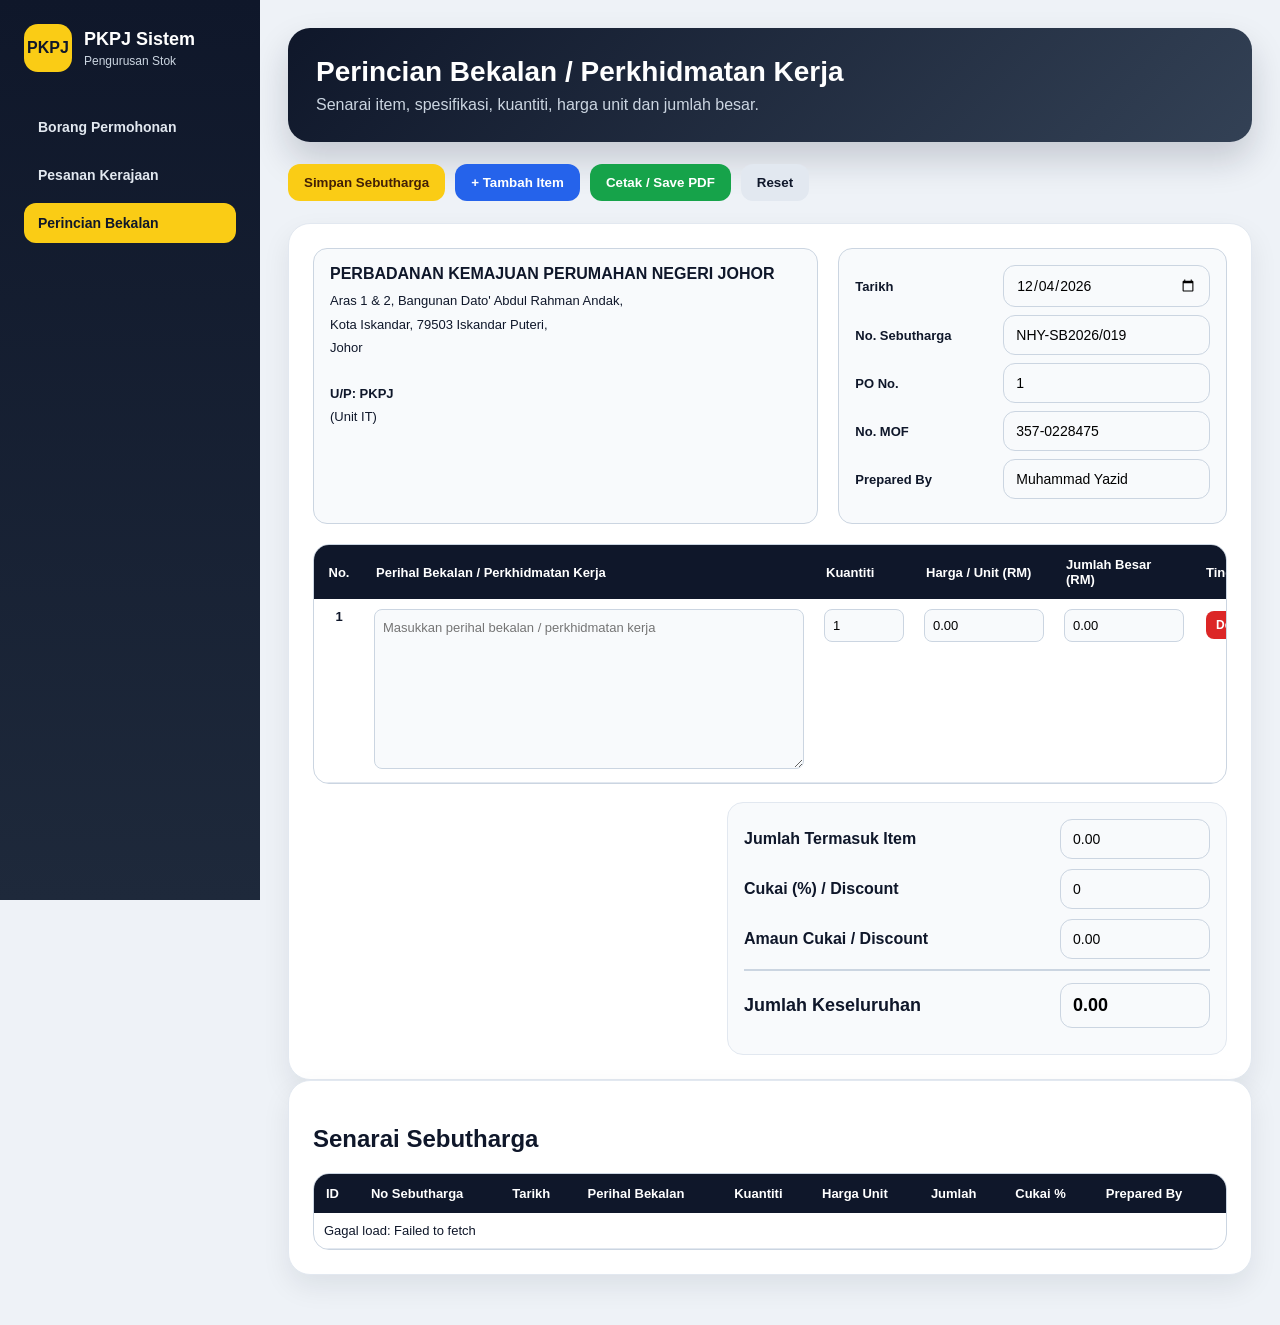
<file: sebutharga.html>
<!DOCTYPE html>
<html lang="ms">
<head>
  <meta charset="UTF-8">
  <meta name="viewport" content="width=device-width, initial-scale=1.0">
  <title>Perincian Bekalan / Perkhidmatan - PKPJ</title>

  <style>
    * {
      box-sizing: border-box;
    }

    body {
      margin: 0;
      font-family: Arial, sans-serif;
      background: #eef2f7;
      color: #0f172a;
    }

    .app {
      display: flex;
      min-height: 100vh;
    }

    .sidebar {
      width: 260px;
      background: linear-gradient(180deg, #0f172a, #1e293b);
      color: white;
      padding: 24px;
      position: fixed;
      top: 0;
      bottom: 0;
      left: 0;
    }

    .brand {
      display: flex;
      gap: 12px;
      align-items: center;
      margin-bottom: 35px;
    }

    .brand-logo {
      width: 48px;
      height: 48px;
      border-radius: 14px;
      background: #facc15;
      color: #0f172a;
      font-weight: bold;
      display: flex;
      align-items: center;
      justify-content: center;
    }

    .brand h2 {
      margin: 0;
      font-size: 18px;
      color: white;
    }

    .brand p {
      margin: 4px 0 0;
      font-size: 12px;
      color: #cbd5e1;
    }

    .menu a {
      display: block;
      color: #e2e8f0;
      text-decoration: none;
      padding: 12px 14px;
      border-radius: 12px;
      margin-bottom: 8px;
      font-size: 14px;
      font-weight: bold;
    }

    .menu a:hover,
    .menu a.active {
      background: #facc15;
      color: #0f172a;
    }

    .main {
      margin-left: 260px;
      padding: 28px;
      width: calc(100% - 260px);
    }

    .hero {
      background: linear-gradient(135deg, #0f172a, #334155);
      color: white;
      border-radius: 22px;
      padding: 28px;
      margin-bottom: 22px;
      box-shadow: 0 18px 35px rgba(15, 23, 42, 0.18);
    }

    .hero h1 {
      margin: 0;
      font-size: 28px;
    }

    .hero p {
      margin: 8px 0 0;
      color: #cbd5e1;
    }

    .toolbar {
      display: flex;
      gap: 10px;
      flex-wrap: wrap;
      margin-bottom: 22px;
    }

    button {
      border: none;
      cursor: pointer;
      font-weight: bold;
      border-radius: 12px;
      padding: 11px 16px;
      transition: 0.2s;
    }

    button:hover {
      transform: translateY(-1px);
    }

    .btn-primary {
      background: #facc15;
      color: #422006;
    }

    .btn-blue {
      background: #2563eb;
      color: white;
    }

    .btn-green {
      background: #16a34a;
      color: white;
    }

    .btn-red {
      background: #dc2626;
      color: white;
    }

    .btn-gray {
      background: #e2e8f0;
      color: #0f172a;
    }

    .btn-small {
      padding: 7px 10px;
      font-size: 12px;
      border-radius: 8px;
      margin: 2px;
    }

    .card {
      background: white;
      border-radius: 22px;
      padding: 24px;
      margin-bottom: 22px;
      box-shadow: 0 12px 28px rgba(15, 23, 42, 0.08);
      border: 1px solid #e2e8f0;
    }

    .form-grid {
      display: grid;
      grid-template-columns: repeat(4, 1fr);
      gap: 14px;
    }

    .half {
      grid-column: span 2;
    }

    .full {
      grid-column: 1 / -1;
    }

    label {
      display: block;
      font-size: 12px;
      font-weight: bold;
      margin-bottom: 6px;
      color: #334155;
    }

    input,
    textarea {
      width: 100%;
      padding: 11px 12px;
      border: 1px solid #cbd5e1;
      border-radius: 12px;
      font-size: 14px;
      outline: none;
      background: #f8fafc;
      font-family: Arial, sans-serif;
    }

    textarea {
      min-height: 90px;
      resize: vertical;
    }

    input:focus,
    textarea:focus {
      border-color: #facc15;
      box-shadow: 0 0 0 3px rgba(250, 204, 21, 0.25);
      background: white;
    }

    .document-box {
      background: white;
      border-radius: 22px;
      padding: 24px;
      border: 1px solid #e2e8f0;
      box-shadow: 0 12px 28px rgba(15, 23, 42, 0.08);
    }

    .doc-header {
      display: grid;
      grid-template-columns: 1.3fr 1fr;
      gap: 20px;
      margin-bottom: 20px;
    }

    .company-box,
    .info-box {
      border: 1px solid #cbd5e1;
      border-radius: 14px;
      padding: 16px;
      background: #f8fafc;
    }

    .company-box h2 {
      margin: 0 0 8px;
      font-size: 16px;
      text-transform: uppercase;
    }

    .company-box p {
      margin: 4px 0;
      font-size: 13px;
      line-height: 1.5;
    }

    .info-row {
      display: grid;
      grid-template-columns: 140px 1fr;
      gap: 8px;
      margin-bottom: 8px;
      align-items: center;
    }

    .info-row span {
      font-size: 13px;
      font-weight: bold;
    }

    .table-wrap {
      overflow-x: auto;
      border: 1px solid #cbd5e1;
      border-radius: 16px;
    }

    table {
      width: 100%;
      border-collapse: collapse;
      min-width: 1000px;
    }

    th {
      background: #0f172a;
      color: white;
      padding: 12px;
      font-size: 13px;
      text-align: left;
    }

    td {
      border-bottom: 1px solid #e2e8f0;
      padding: 10px;
      font-size: 13px;
      vertical-align: top;
    }

    td input,
    td textarea {
      padding: 8px;
      border-radius: 8px;
      font-size: 13px;
    }

    .no-col {
      width: 50px;
      text-align: center;
      font-weight: bold;
    }

    .qty-col {
      width: 100px;
    }

    .price-col,
    .amount-col {
      width: 140px;
    }

    .action-col {
      width: 120px;
    }

    .item-text {
      min-height: 160px;
      line-height: 1.5;
      white-space: pre-wrap;
    }

    .total-area {
      max-width: 500px;
      margin-left: auto;
      margin-top: 18px;
      background: #f8fafc;
      border: 1px solid #e2e8f0;
      border-radius: 16px;
      padding: 16px;
    }

    .total-row {
      display: grid;
      grid-template-columns: 1fr 150px;
      gap: 10px;
      align-items: center;
      margin-bottom: 10px;
      font-weight: bold;
    }

    .grand-total {
      color: #0f172a;
      font-size: 18px;
    }

    @media (max-width: 900px) {
      .sidebar {
        position: relative;
        width: 100%;
        height: auto;
      }

      .app {
        display: block;
      }

      .main {
        margin-left: 0;
        width: 100%;
        padding: 18px;
      }

      .form-grid,
      .doc-header {
        grid-template-columns: 1fr;
      }

      .half {
        grid-column: 1 / -1;
      }
    }

    @media print {
      .sidebar,
      .toolbar,
      .action-col,
      .action-buttons {
        display: none !important;
      }

      .main {
        margin-left: 0;
        width: 100%;
        padding: 0;
      }

      body {
        background: white;
      }

      .hero {
        display: none;
      }

      .document-box,
      .card {
        box-shadow: none;
        border: none;
        border-radius: 0;
      }

      input,
      textarea {
        border: none;
        background: white;
      }

      th {
        background: #e5e7eb !important;
        color: #111 !important;
        border: 1px solid #111;
      }

      td {
        border: 1px solid #111;
      }
    }
  </style>
</head>

<body>

<div class="app">

  <aside class="sidebar">
    <div class="brand">
      <div class="brand-logo">PKPJ</div>
      <div>
        <h2>PKPJ Sistem</h2>
        <p>Pengurusan Stok</p>
      </div>
    </div>

    <nav class="menu">
      <a href="index.html">Borang Permohonan</a>
      <a href="pesanan.html">Pesanan Kerajaan</a>
      <a href="sebutharga.html" class="active">Perincian Bekalan</a>
    </nav>
  </aside>

  <main class="main">

    <section class="hero">
      <h1>Perincian Bekalan / Perkhidmatan Kerja</h1>
      <p>Senarai item, spesifikasi, kuantiti, harga unit dan jumlah besar.</p>
    </section>

    <div class="toolbar">
      <button class="btn-primary" onclick="simpanSebutharga()">Simpan Sebutharga</button>
      <button class="btn-blue" onclick="tambahItem()">+ Tambah Item</button>
      <button class="btn-green" onclick="window.print()">Cetak / Save PDF</button>
      <button class="btn-gray" onclick="resetPage()">Reset</button>
    </div>

    <section class="document-box">
      <input type="hidden" id="edit_id">

      <div class="doc-header">
        <div class="company-box">
          <h2>Perbadanan Kemajuan Perumahan Negeri Johor</h2>
          <p>Aras 1 & 2, Bangunan Dato' Abdul Rahman Andak,</p>
          <p>Kota Iskandar, 79503 Iskandar Puteri,</p>
          <p>Johor</p>
          <br>
          <p><b>U/P: PKPJ</b></p>
          <p>(Unit IT)</p>
        </div>

        <div class="info-box">
          <div class="info-row">
            <span>Tarikh</span>
            <input id="tarikh" type="date">
          </div>

          <div class="info-row">
            <span>No. Sebutharga</span>
            <input id="no_sebutharga" value="NHY-SB2026/019">
          </div>

          <div class="info-row">
            <span>PO No.</span>
            <input id="po_no" value="1">
          </div>

          <div class="info-row">
            <span>No. MOF</span>
            <input id="no_mof" value="357-0228475">
          </div>

          <div class="info-row">
            <span>Prepared By</span>
            <input id="prepared_by" value="Muhammad Yazid">
          </div>
        </div>
      </div>

      <div class="table-wrap">
        <table id="itemTable">
          <thead>
            <tr>
              <th class="no-col">No.</th>
              <th>Perihal Bekalan / Perkhidmatan Kerja</th>
              <th class="qty-col">Kuantiti</th>
              <th class="price-col">Harga / Unit (RM)</th>
              <th class="amount-col">Jumlah Besar (RM)</th>
              <th class="action-col">Tindakan</th>
            </tr>
          </thead>

          <tbody id="itemBody">
            <tr>
              <td class="no-col">1</td>
              <td>
                <textarea class="item-text" placeholder="Masukkan perihal bekalan / perkhidmatan kerja"></textarea>
              </td>
              <td>
                <input type="number" value="1" min="0" oninput="kiraJumlah()">
              </td>
              <td>
                <input type="number" value="0.00" min="0" step="0.01" oninput="kiraJumlah()">
              </td>
              <td>
                <input readonly value="0.00">
              </td>
              <td class="action-buttons">
                <button class="btn-small btn-red" onclick="padamItem(this)">Delete</button>
              </td>
            </tr>
          </tbody>
        </table>
      </div>

      <div class="total-area">
        <div class="total-row">
          <span>Jumlah Termasuk Item</span>
          <input id="subtotal" readonly value="0.00">
        </div>

        <div class="total-row">
          <span>Cukai (%) / Discount</span>
          <input id="cukai_percent" type="number" value="0" min="0" step="0.01" oninput="kiraJumlah()">
        </div>

        <div class="total-row">
          <span>Amaun Cukai / Discount</span>
          <input id="cukai_amaun" readonly value="0.00">
        </div>

        <div class="total-row" style="border-top: 2px solid #cbd5e1; padding-top: 12px;">
          <span class="grand-total">Jumlah Keseluruhan</span>
          <input id="grand_total" readonly value="0.00" style="font-size: 18px; font-weight: bold;">
        </div>
      </div>

    </section>

    <section class="card">
      <h2>Senarai Sebutharga</h2>
      <p id="msg" style="font-weight:bold;"></p>

      <div class="table-wrap">
        <table>
          <thead>
            <tr>
              <th>ID</th>
              <th>No Sebutharga</th>
              <th>Tarikh</th>
              <th>Perihal Bekalan</th>
              <th>Kuantiti</th>
              <th>Harga Unit</th>
              <th>Jumlah</th>
              <th>Cukai %</th>
              <th>Prepared By</th>
              <th>Tindakan</th>
            </tr>
          </thead>

          <tbody id="senaraiSebutharga">
            <tr>
              <td colspan="10">Memuatkan data...</td>
            </tr>
          </tbody>
        </table>
      </div>
    </section>

  </main>
</div>

<script>
  const APPS_SCRIPT_URL = "https://script.google.com/macros/s/AKfycbyLsu4ZUtYEO5lhbKWW-VVPEaxvAKlOuAz5X7XppNHdX0lBHoh9273DdBMGNTbrcM4I/exec";
  const SHEET_SECRET = "pkpj-secret-123";

  const IS_LOCAL =
    location.hostname === "127.0.0.1" ||
    location.hostname === "localhost";

  let allSebutharga = [];

  document.addEventListener("DOMContentLoaded", function () {
    const tarikh = document.getElementById("tarikh");
    if (tarikh) tarikh.valueAsDate = new Date();

    kiraJumlah();
    loadSebutharga();
  });

  function setMsg(text, color) {
    const el = document.getElementById("msg");
    if (!el) return;
    el.innerText = text;
    el.style.color = color || "#0f172a";
  }

  function getValue(id) {
    const el = document.getElementById(id);
    return el ? el.value : "";
  }

  function setField(id, value) {
    const el = document.getElementById(id);
    if (el) el.value = value || "";
  }

  async function sendToAppsScript(payload) {
    const bodyData = JSON.stringify({
      secret: SHEET_SECRET,
      ...payload
    });

    if (IS_LOCAL) {
      await fetch(APPS_SCRIPT_URL, {
        method: "POST",
        mode: "no-cors",
        body: bodyData
      });

      return {
        ok: true,
        local: true
      };
    }

    const res = await fetch(APPS_SCRIPT_URL, {
      method: "POST",
      headers: {
        "Content-Type": "text/plain;charset=utf-8"
      },
      body: bodyData
    });

    const result = await res.json();

    if (!result.ok) {
      throw new Error(result.error || "Gagal proses data.");
    }

    return result;
  }

  function tambahItem() {
    const tbody = document.getElementById("itemBody");
    const bil = tbody.children.length + 1;

    const tr = document.createElement("tr");
    tr.innerHTML = `
      <td class="no-col">${bil}</td>
      <td>
        <textarea class="item-text" placeholder="Masukkan perihal bekalan / perkhidmatan kerja"></textarea>
      </td>
      <td><input type="number" value="1" min="0" oninput="kiraJumlah()"></td>
      <td><input type="number" value="0.00" min="0" step="0.01" oninput="kiraJumlah()"></td>
      <td><input readonly value="0.00"></td>
      <td class="action-buttons">
        <button class="btn-small btn-red" onclick="padamItem(this)">Delete</button>
      </td>
    `;

    tbody.appendChild(tr);
  }

  function padamItem(button) {
    const tbody = document.getElementById("itemBody");
    button.closest("tr").remove();

    if (tbody.children.length === 0) {
      tambahItem();
    }

    susunBil();
    kiraJumlah();
  }

  function susunBil() {
    document.querySelectorAll("#itemBody tr").forEach(function (row, index) {
      row.children[0].innerText = index + 1;
    });
  }

  function kiraJumlah() {
    let total = 0;

    document.querySelectorAll("#itemBody tr").forEach(function (row) {
      const qty = Number(row.children[2].querySelector("input").value) || 0;
      const harga = Number(row.children[3].querySelector("input").value) || 0;
      const jumlah = qty * harga;

      row.children[4].querySelector("input").value = jumlah.toFixed(2);
      total += jumlah;
    });

    document.getElementById("subtotal").value = total.toFixed(2);

    const cukai_percent = Number(document.getElementById("cukai_percent").value) || 0;
    const cukai_amaun = (total * cukai_percent) / 100;

    document.getElementById("cukai_amaun").value = cukai_amaun.toFixed(2);

    const grand_total = total + cukai_amaun;
    document.getElementById("grand_total").value = grand_total.toFixed(2);
  }

  function collectItems() {
    const items = [];

    document.querySelectorAll("#itemBody tr").forEach(function (row) {
      const perihal = row.children[1].querySelector("textarea").value.trim();
      const kuantiti = row.children[2].querySelector("input").value;
      const harga_unit = row.children[3].querySelector("input").value;
      const jumlah = row.children[4].querySelector("input").value;

      if (perihal !== "") {
        items.push({
          perihal: perihal,
          kuantiti: kuantiti,
          harga_unit: harga_unit,
          jumlah: jumlah
        });
      }
    });

    return items;
  }

  async function simpanSebutharga() {
    const editId = getValue("edit_id");
    const localId = editId || ("SH-" + Date.now());
    const items = collectItems();

    if (!getValue("no_sebutharga")) {
      setMsg("Sila isi No. Sebutharga.", "#dc2626");
      return;
    }

    if (items.length === 0) {
      setMsg("Sila isi sekurang-kurangnya satu item.", "#dc2626");
      return;
    }

    const record = {
      id: localId,
      tarikh: getValue("tarikh"),
      no_sebutharga: getValue("no_sebutharga"),
      po_no: getValue("po_no"),
      no_mof: getValue("no_mof"),
      prepared_by: getValue("prepared_by"),
      items: items,
      subtotal: getValue("subtotal"),
      cukai_percent: getValue("cukai_percent"),
      cukai_amaun: getValue("cukai_amaun"),
      grand_total: getValue("grand_total"),
      status: "DRAF"
    };

    try {
      setMsg("Sedang simpan sebutharga...", "#2563eb");

      await sendToAppsScript({
        action: editId ? "sebutharga_update" : "sebutharga_create",
        ...record
      });

      saveLocalRecord(record);

      setMsg(editId ? "Sebutharga berjaya dikemaskini." : "Sebutharga berjaya disimpan.", "#16a34a");

      resetFormOnly();
      loadSebutharga();

    } catch (err) {
      setMsg("Gagal simpan: " + err.message, "#dc2626");
    }
  }

  function saveLocalRecord(record) {
    let data = JSON.parse(localStorage.getItem("sebutharga_records") || "[]");

    const index = data.findIndex(function (x) {
      return String(x.id) === String(record.id);
    });

    if (index >= 0) {
      data[index] = record;
    } else {
      data.unshift(record);
    }

    localStorage.setItem("sebutharga_records", JSON.stringify(data));
  }

  async function loadSebutharga() {
    const tbody = document.getElementById("senaraiSebutharga");

    if (IS_LOCAL) {
      allSebutharga = JSON.parse(localStorage.getItem("sebutharga_records") || "[]");
      renderSebuthargaTable(allSebutharga);
      return;
    }

    try {
      const url = `${APPS_SCRIPT_URL}?secret=${encodeURIComponent(SHEET_SECRET)}&action=sebutharga_list`;

      const res = await fetch(url);
      const result = await res.json();

      if (!result.ok) {
        throw new Error(result.error || "Gagal baca sebutharga.");
      }

      allSebutharga = result.data || [];
      renderSebuthargaTable(allSebutharga);

    } catch (err) {
      tbody.innerHTML = `
        <tr>
          <td colspan="10">Gagal load: ${escapeHtml(err.message)}</td>
        </tr>
      `;
    }
  }

  function renderSebuthargaTable(data) {
    const tbody = document.getElementById("senaraiSebutharga");

    if (!data.length) {
      tbody.innerHTML = `
        <tr>
          <td colspan="10">Tiada sebutharga direkodkan.</td>
        </tr>
      `;
      return;
    }

    let html = "";

    data.forEach(function (d) {

      if (!d.items || d.items.length === 0) {
        html += `
          <tr>
            <td>${escapeHtml(d.id)}</td>
            <td>${escapeHtml(d.no_sebutharga)}</td>
            <td>${escapeHtml(d.tarikh)}</td>
            <td>-</td>
            <td>-</td>
            <td>-</td>
            <td>RM ${escapeHtml(d.grand_total || "0.00")}</td>
            <td>${escapeHtml(d.cukai_percent || "0")}%</td>
            <td>${escapeHtml(d.prepared_by)}</td>
            <td>
              <button class="btn-small btn-blue" onclick="editSebutharga('${escapeHtml(d.id)}')">
                Edit
              </button>

              <button class="btn-small btn-red" onclick="deleteSebutharga('${escapeHtml(d.id)}')">
                Delete
              </button>
            </td>
          </tr>
        `;
      } 

      else {

        d.items.forEach(function(item, index) {

          html += `
            <tr>

              <td>
                ${index === 0 ? escapeHtml(d.id) : ""}
              </td>

              <td>
                ${index === 0 ? escapeHtml(d.no_sebutharga) : ""}
              </td>

              <td>
                ${index === 0 ? escapeHtml(d.tarikh) : ""}
              </td>

              <td>
                ${escapeHtml(item.perihal || "")}
              </td>

              <td>
                ${escapeHtml(item.kuantiti || "0")}
              </td>

              <td>
                RM ${escapeHtml(item.harga_unit || "0.00")}
              </td>

              <td>
                RM ${escapeHtml(item.jumlah || "0.00")}
              </td>

              <td>
                ${index === 0 ? escapeHtml(d.cukai_percent || "0") + "%" : ""}
              </td>

              <td>
                ${index === 0 ? escapeHtml(d.prepared_by) : ""}
              </td>

              <td>
                ${index === 0 ? `
                  <button class="btn-small btn-blue" onclick="editSebutharga('${escapeHtml(d.id)}')">
                    Edit
                  </button>

                  <button class="btn-small btn-red" onclick="deleteSebutharga('${escapeHtml(d.id)}')">
                    Delete
                  </button>
                ` : ""}
              </td>

            </tr>
          `;

        });

      }

    });


    tbody.innerHTML = html;
  }

  function editSebutharga(id) {
    const d = allSebutharga.find(function (x) {
      return String(x.id) === String(id);
    });

    if (!d) {
      alert("Data tidak dijumpai.");
      return;
    }

    setField("edit_id", d.id);
    setField("tarikh", toInputDate(d.tarikh));
    setField("no_sebutharga", d.no_sebutharga);
    setField("po_no", d.po_no);
    setField("no_mof", d.no_mof);
    setField("prepared_by", d.prepared_by);
    setField("cukai_percent", d.cukai_percent || "0");
    setField("grand_total", d.grand_total);

    loadItemsToTable(d.items || []);

    setMsg("Mode edit: " + d.id, "#2563eb");
    window.scrollTo({ top: 0, behavior: "smooth" });
  }

  function loadItemsToTable(items) {
    const tbody = document.getElementById("itemBody");
    tbody.innerHTML = "";

    if (!items.length) {
      tambahItem();
      return;
    }

    items.forEach(function (item, index) {
      const tr = document.createElement("tr");

      tr.innerHTML = `
        <td class="no-col">${index + 1}</td>
        <td><textarea class="item-text">${escapeHtml(item.perihal || "")}</textarea></td>
        <td><input type="number" min="0" value="${escapeHtml(item.kuantiti || "")}" oninput="kiraJumlah()"></td>
        <td><input type="number" min="0" step="0.01" value="${escapeHtml(item.harga_unit || "")}" oninput="kiraJumlah()"></td>
        <td><input readonly value="${escapeHtml(item.jumlah || "")}"></td>
        <td class="action-buttons">
          <button class="btn-small btn-red" onclick="padamItem(this)">Delete</button>
        </td>
      `;

      tbody.appendChild(tr);
    });

    kiraJumlah();
  }

  async function deleteSebutharga(id) {
    if (!confirm("Padam sebutharga ini?")) return;

    try {
      await sendToAppsScript({
        action: "sebutharga_delete",
        id: id
      });

      let data = JSON.parse(localStorage.getItem("sebutharga_records") || "[]");

      data = data.filter(function (x) {
        return String(x.id) !== String(id);
      });

      localStorage.setItem("sebutharga_records", JSON.stringify(data));

      setMsg("Sebutharga berjaya dipadam.", "#16a34a");
      loadSebutharga();

    } catch (err) {
      setMsg("Gagal delete: " + err.message, "#dc2626");
    }
  }

  function resetFormOnly() {
    setField("edit_id", "");
    setField("no_sebutharga", "");
    setField("po_no", "");
    setField("no_mof", "");
    setField("prepared_by", "");
    setField("cukai_percent", "0");
    setField("subtotal", "0.00");
    setField("cukai_amaun", "0.00");
    setField("grand_total", "0.00");

    const tarikh = document.getElementById("tarikh");
    if (tarikh) tarikh.valueAsDate = new Date();

    const tbody = document.getElementById("itemBody");
    tbody.innerHTML = "";
    tambahItem();
    kiraJumlah();
  }

  function resetPage() {
    if (!confirm("Reset form sahaja?")) return;
    resetFormOnly();
    setMsg("", "#0f172a");
  }

  function toInputDate(value) {
    if (!value) return "";

    try {
      const d = new Date(value);
      if (isNaN(d.getTime())) return String(value).slice(0, 10);
      return d.toISOString().slice(0, 10);
    } catch {
      return "";
    }
  }

  function escapeHtml(value) {
    return String(value ?? "").replace(/[&<>'"]/g, function (char) {
      return {
        "&": "&amp;",
        "<": "&lt;",
        ">": "&gt;",
        "'": "&#039;",
        '"': "&quot;"
      }[char];
    });
  }
</script>

</body>
</html>
</file>
